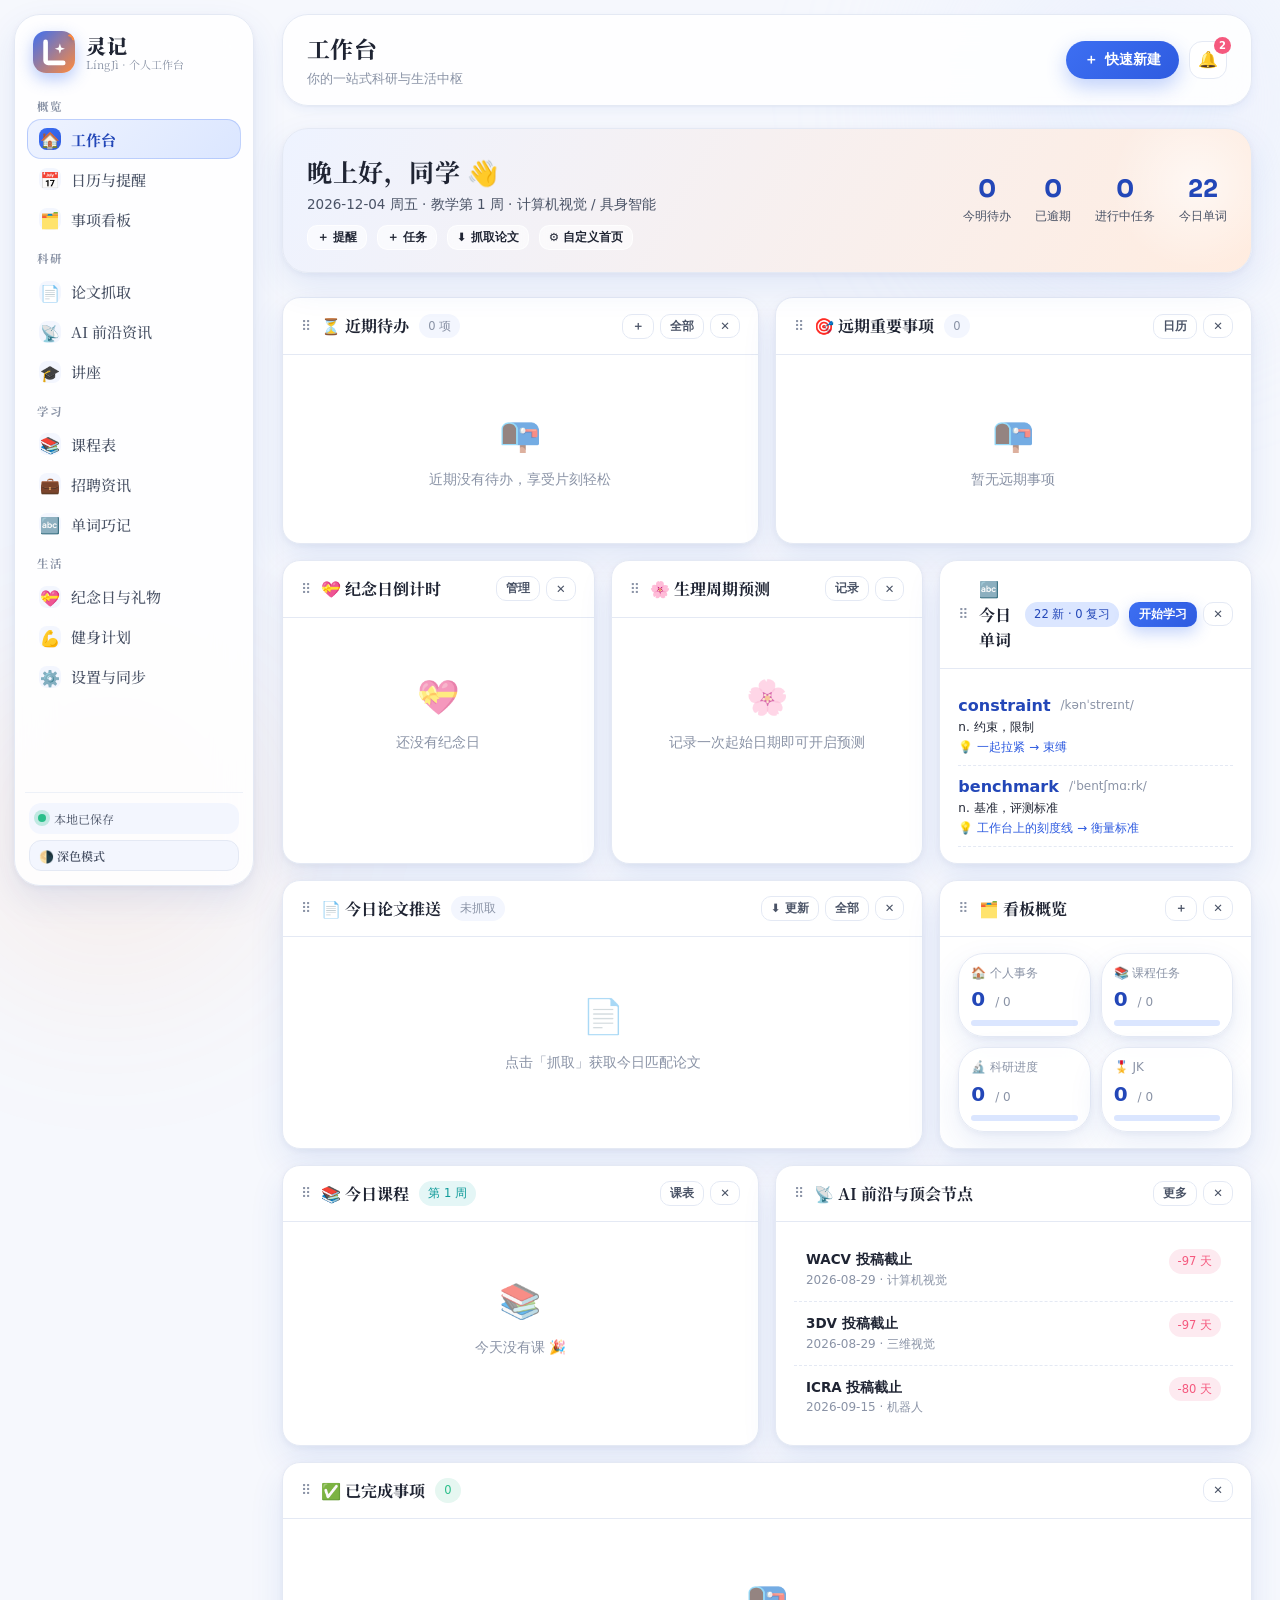
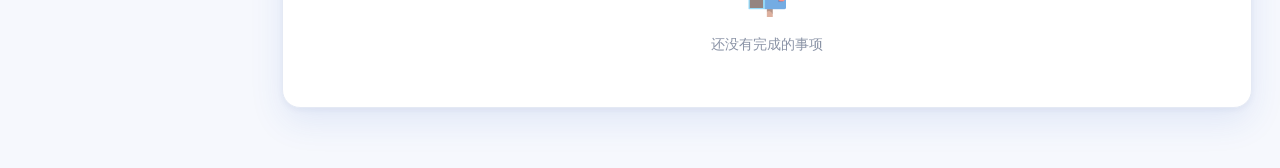
<file: index.html>
<!DOCTYPE html>
<html lang="zh-CN">
<head>
<meta charset="UTF-8">
<meta name="viewport" content="width=device-width, initial-scale=1.0, viewport-fit=cover">
<meta name="theme-color" content="#3D6FF2">
<meta name="mobile-web-app-capable" content="yes">
<meta name="apple-mobile-web-app-capable" content="yes">
<meta name="apple-mobile-web-app-status-bar-style" content="black-translucent">
<meta name="apple-mobile-web-app-title" content="灵记">
<link rel="manifest" href="manifest.webmanifest">
<link rel="apple-touch-icon" href="assets/apple-touch-icon.png">
<link rel="preconnect" href="https://fonts.googleapis.com">
<link rel="preconnect" href="https://fonts.gstatic.com" crossorigin>
<link href="https://fonts.googleapis.com/css2?family=Sora:wght@500;600;700&family=Noto+Serif+SC:wght@600;700;900&display=swap" rel="stylesheet">
<title>灵记 · 个人工作台</title>
<link rel="stylesheet" href="assets/css/app.css?v=35">
<link rel="icon" href="assets/icon.svg">
</head>
<body>
<div id="app">
  <!-- 侧边栏 -->
  <aside class="sidebar" id="sidebar">
    <div class="brand">
      <div class="brand-logo">
        <svg viewBox="0 0 100 100" width="42" height="42" role="img" aria-label="灵记 Logo">
          <path d="M30 26 V70 a6 6 0 0 0 6 6 H72" fill="none" stroke="#ffffff" stroke-width="11" stroke-linecap="round"/>
          <path d="M64 30 l3 9 9 3 -9 3 -3 9 -3 -9 -9 -3 9 -3 z" fill="#ffffff"/>
        </svg>
      </div>
      <div class="brand-text">
        <strong>灵记</strong>
        <span id="brandSub">LíngJì · 个人工作台</span>
      </div>
      <button class="icon-btn only-mobile" id="closeDrawer" aria-label="关闭">✕</button>
    </div>
    <nav class="nav" id="mainNav"></nav>
    <div class="sidebar-foot">
      <div class="sync-chip" id="syncChip" title="点击立即同步">
        <span class="dot"></span><span id="syncText">本地已保存</span>
      </div>
      <button class="ghost-btn" id="themeToggle">🌗 深色模式</button>
    </div>
  </aside>
  <div class="drawer-mask" id="drawerMask"></div>

  <!-- 主区域 -->
  <div class="main">
    <header class="topbar">
      <button class="icon-btn only-mobile" id="openDrawer" aria-label="菜单">☰</button>
      <div class="topbar-title">
        <h1 id="pageTitle">工作台</h1>
        <p id="pageSub"></p>
      </div>
      <div class="topbar-actions">
        <div class="quick-add">
          <button class="primary-btn" id="quickAddBtn">＋<span class="qa-txt"> 快速新建</span></button>
          <div class="quick-menu" id="quickMenu">
            <button data-qa="reminder">🔔 提醒事项</button>
            <button data-qa="task">📋 看板任务</button>
            <button data-qa="anniversary">💝 纪念日</button>
            <button data-qa="course">📚 课程</button>
          </div>
        </div>
        <button class="icon-btn" id="bellBtn" aria-label="通知">🔔<span class="badge" id="bellBadge" hidden></span></button>
      </div>
    </header>
    <main class="view" id="view"></main>
  </div>

  <!-- 移动端底部导航 -->
  <nav class="tabbar" id="tabbar"></nav>

  <!-- 移动端悬浮新建按钮 -->
  <button class="fab" id="fab" aria-label="快速新建">＋</button>
  <div class="fab-sheet" id="fabSheet" hidden>
    <button data-qa="reminder">🔔 提醒</button>
    <button data-qa="task">📋 任务</button>
    <button data-qa="anniversary">💝 纪念日</button>
    <button data-qa="course">📚 课程</button>
  </div>
</div>

<!-- 通知面板 -->
<div class="notif-panel" id="notifPanel" hidden>
  <div class="notif-head"><strong>通知中心</strong><button class="ghost-btn sm" id="clearNotif">全部已读</button></div>
  <div id="notifList" class="notif-list"></div>
</div>

<!-- 模态框 -->
<div class="modal-mask" id="modalMask" hidden>
  <div class="modal" id="modal" role="dialog" aria-modal="true">
    <div class="modal-head"><h3 id="modalTitle">标题</h3><button class="icon-btn" id="modalClose">✕</button></div>
    <div class="modal-body" id="modalBody"></div>
    <div class="modal-foot" id="modalFoot"></div>
  </div>
</div>

<div class="toast-wrap" id="toastWrap"></div>

<script type="module" src="js/app.js"></script>
</body>
</html>
</file>
<file: assets/css/app.css>
/* ============ 灵记 · 晨雾 Aurora 设计系统（蓝橙渐变 · 高级） ============ */
:root{
  /* — 新主色：蓝 + 橙 — */
  --primary:#3D6FF2; --primary-600:#2E5BE0; --primary-700:#2347B8;
  --primary-400:#6fa0ff; --primary-300:#8fb6f5; --primary-200:#bcd6ff;
  --primary-100:#DBE6FF; --primary-050:#EEF3FF;
  --accent:#FF8A3D; --accent-600:#FF6A1A; --accent-050:#FFF1E8; --accent-100:#FFE0CC;

  --ok:#2BBF8A; --ok-bg:#E6F7F1;
  --warn:#F4B63E; --warn-bg:#FFF4DD;
  --danger:#F5597E; --danger-bg:#FDEAF0;
  --purple:#7a5af8; --purple-bg:#f0ecfe;
  --pink:#e0568b; --pink-bg:#fdecf3;
  --teal:#0e9a99; --teal-bg:#e4f6f6;

  --bg:#F6F8FD; --surface:#FFFFFF; --surface-2:#F3F6FE; --glass-rgb:255,255,255; --panel-alpha:.85; --aurora-op:.5; --bg-mask:.74; --bg-mask-dark:.66; --glass:rgba(var(--glass-rgb),var(--panel-alpha));
  --ink:#1F2433; --ink-1:#2c3445; --ink-2:#4A5366; --muted:#8A93A6;
  --line:#E4E9F4; --line-2:#EDF1F8;

  /* 保留旧令牌，兼容日历/课表等各视图 */
  --blue-900:#08203f; --blue-800:#0d47a1; --blue-700:#2347B8; --blue-600:#2E5BE0;
  --blue-500:#3D6FF2; --blue-400:#6fa0ff; --blue-300:#8fb6f5; --blue-200:#bcd6ff;
  --blue-100:#DBE6FF; --blue-050:#EEF3FF;
  --card:#FFFFFF; --card-2:#F3F6FE;

  --r-sm:12px; --r:18px; --r-lg:26px; --r-pill:999px;
  --radius:18px; --radius-sm:12px; --radius-lg:26px;
  --sh-sm:0 1px 2px rgba(20,40,90,.04),0 4px 12px rgba(40,90,200,.06);
  --sh:0 2px 6px rgba(20,40,90,.05),0 14px 34px rgba(40,90,200,.10);
  --sh-lg:0 8px 20px rgba(20,40,90,.08),0 28px 60px rgba(40,90,200,.18);
  --shadow:var(--sh); --shadow-lg:var(--sh-lg);
  --sidebar-w:240px;

  --spring:cubic-bezier(.34,1.56,.64,1);
  --out:cubic-bezier(.22,1,.36,1);
  --font:"PingFang SC","Microsoft YaHei","Helvetica Neue",Inter,system-ui,-apple-system,sans-serif;
  --display:"Noto Serif SC","Songti SC",serif;
  --num:"Sora","PingFang SC",sans-serif;
}
html[data-theme="dark"]{
  --bg:#0E1320; --surface:#161D2E; --surface-2:#1A2236; --glass-rgb:22,29,46; --panel-alpha:.82; --aurora-op:.5; --bg-mask:.74; --bg-mask-dark:.66; --glass:rgba(var(--glass-rgb),var(--panel-alpha));
  --ink:#EEF2FB; --ink-1:#cdd6ea; --ink-2:#B9C2D6; --muted:#7E8AA6;
  --line:#26304A; --line-2:#2C3852;
  --primary:#5B8BFF; --primary-050:#1A2238; --primary-100:#223052; --primary-200:#3a4a6e; --primary-300:#7fa8ff; --primary-400:#6f9dff; --primary-700:#9db8ff;
  --accent:#FF9A52; --accent-050:#2A1E12; --accent-100:#33240F;
  --blue-100:#172b48; --blue-050:#132038; --blue-300:#5f9de0; --blue-200:#2a3a5a; --blue-700:#7aa0ff;
  --ok-bg:#102b22; --warn-bg:#2e2413; --danger-bg:#2e1719; --purple-bg:#211c3c; --pink-bg:#2c1723; --teal-bg:#0f2a2a;
  --card:#161D2E; --card-2:#1A2236;
  --sh-sm:0 1px 2px rgba(0,0,0,.35),0 4px 12px rgba(0,0,0,.3);
  --sh:0 2px 6px rgba(0,0,0,.4),0 14px 34px rgba(0,0,0,.5);
  --sh-lg:0 8px 20px rgba(0,0,0,.5),0 28px 60px rgba(0,0,0,.6);
}
*{box-sizing:border-box;margin:0;padding:0;-webkit-tap-highlight-color:transparent}
html,body{height:100%}
body{font-family:var(--font);background:var(--bg);color:var(--ink);font-size:14px;line-height:1.6;-webkit-font-smoothing:antialiased;position:relative;overflow-x:hidden}
button,input,select,textarea{font-family:inherit;font-size:inherit;color:inherit}
a{color:var(--primary-700);text-decoration:none}
[hidden]{display:none!important}
::-webkit-scrollbar{width:8px;height:8px}
::-webkit-scrollbar-thumb{background:var(--line);border-radius:8px}
::-webkit-scrollbar-thumb:hover{background:var(--primary-300)}

/* 极淡蓝橙极光背景 */
body::before,body::after{content:"";position:fixed;border-radius:50%;filter:blur(80px);opacity:var(--aurora-op);z-index:0;pointer-events:none}
body::before{width:520px;height:520px;background:radial-gradient(circle,var(--primary-100),transparent 70%);top:-160px;right:-120px;animation:auroraA 18s ease-in-out infinite}
body::after{width:460px;height:460px;background:radial-gradient(circle,color-mix(in srgb,var(--accent) 28%,transparent),transparent 70%);bottom:-160px;left:-120px;animation:auroraB 22s ease-in-out infinite}
body.has-bg::before{display:none}
@keyframes auroraA{50%{transform:translate(-30px,40px) scale(1.05)}}
@keyframes auroraB{50%{transform:translate(40px,-30px) scale(1.08)}}
#app{display:flex;min-height:100vh;position:relative;z-index:1}

#app{display:flex;min-height:100vh}

/* ---------- 侧边栏 · 悬浮玻璃 ---------- */
.sidebar{width:var(--sidebar-w);flex:0 0 var(--sidebar-w);margin:14px 0 14px 14px;background:var(--glass);backdrop-filter:blur(18px);-webkit-backdrop-filter:blur(18px);border:1px solid var(--line);border-radius:var(--r-lg);box-shadow:var(--sh);display:flex;flex-direction:column;position:sticky;top:14px;height:calc(100vh - 28px);z-index:60;padding:12px 10px;font-family:var(--display)}
.brand{display:flex;align-items:center;gap:11px;padding:4px 8px 12px;position:relative}
.brand-logo{width:42px;height:42px;border-radius:13px;background:linear-gradient(135deg,var(--primary),var(--accent));display:grid;place-items:center;box-shadow:0 6px 16px rgba(61,111,242,.38);position:relative;flex:0 0 auto;overflow:hidden}
.brand-logo::after{content:"✦";position:absolute;top:-4px;right:-4px;font-size:11px;color:var(--accent);filter:drop-shadow(0 1px 2px rgba(0,0,0,.15))}
.brand-text{display:flex;flex-direction:column;line-height:1.25}
.brand-text strong{font-family:var(--display);font-size:20px;letter-spacing:.5px;font-weight:900;color:var(--ink)}
.brand-text span{font-size:11px;color:var(--muted)}
.nav{flex:1;overflow-y:auto;padding:2px 2px}
.nav::-webkit-scrollbar-thumb{background:var(--line)}
.nav-group{font-size:11.5px;color:var(--muted);padding:10px 10px 4px;letter-spacing:1px;font-weight:700}
.nav-item{display:flex;align-items:center;gap:10px;padding:8px 11px;border-radius:14px;color:var(--ink-2);cursor:pointer;font-size:15px;font-weight:500;border:1.5px solid transparent;background:none;width:100%;text-align:left;transition:all .2s var(--out);position:relative}
.nav-item:hover{background:var(--surface);transform:translateX(2px);color:var(--ink)}
.nav-item.active{background:linear-gradient(135deg,var(--primary-050),var(--primary-100));color:var(--primary-700);border-color:color-mix(in srgb,var(--primary) 25%,transparent);font-weight:700}
.nav-item.active .ico{background:linear-gradient(135deg,var(--primary),var(--primary-600));color:#fff}
.nav-item .ico{width:22px;height:22px;display:grid;place-items:center;font-size:16px;border-radius:8px;background:var(--surface-2);transition:all .2s var(--out);flex:0 0 auto}
.nav-item .cnt{margin-left:auto;background:var(--surface-2);border-radius:20px;padding:1px 8px;font-size:11px;font-weight:700;color:var(--muted)}
.nav-item.active .cnt{background:var(--primary);color:#fff}
.sidebar-foot{padding:10px 4px 2px;border-top:1px solid var(--line-2);display:flex;flex-direction:column;gap:6px}
.sync-chip{display:flex;align-items:center;gap:8px;font-size:12px;color:var(--ink-2);cursor:pointer;padding:6px 9px;border-radius:12px;background:var(--surface-2);transition:.2s var(--out)}
.sync-chip:hover{background:var(--surface)}
.sync-chip .dot{width:8px;height:8px;border-radius:50%;background:var(--ok);box-shadow:0 0 0 4px color-mix(in srgb,var(--ok) 25%,transparent);animation:pulse 2s infinite}
.sync-chip.off .dot{background:var(--warn);box-shadow:0 0 0 4px color-mix(in srgb,var(--warn) 25%,transparent)}
.sync-chip.err .dot{background:var(--danger);box-shadow:0 0 0 4px color-mix(in srgb,var(--danger) 25%,transparent)}
@keyframes pulse{50%{box-shadow:0 0 0 7px color-mix(in srgb,var(--ok) 0%,transparent)}}
.ghost-btn{background:var(--surface-2);border:1.5px solid var(--line);color:var(--ink-2);padding:6px 9px;border-radius:12px;cursor:pointer;font-size:12px;font-weight:600;transition:.2s var(--out);text-align:left}
.ghost-btn:hover{background:var(--surface);border-color:var(--primary-100);color:var(--primary-700)}
.drawer-mask{display:none}

/* ---------- 主区 ---------- */
.main{flex:1;min-width:0;display:flex;flex-direction:column;padding-bottom:20px}
.topbar{position:relative;z-index:60;display:flex;align-items:center;gap:14px;padding:16px 24px;margin:14px 28px 0;background:var(--glass);backdrop-filter:blur(18px);-webkit-backdrop-filter:blur(18px);border:1px solid var(--line);border-radius:var(--r-lg);box-shadow:var(--sh-sm)}
.topbar-title h1{font-family:var(--display);font-size:23px;font-weight:700;letter-spacing:.4px;color:var(--ink)}
.topbar-title p{font-size:12.5px;color:var(--muted);margin-top:1px}
.topbar-actions{margin-left:auto;display:flex;align-items:center;gap:10px}
.icon-btn{width:38px;height:38px;border-radius:13px;border:1.5px solid var(--line);background:var(--surface);cursor:pointer;display:grid;place-items:center;position:relative;font-size:16px;color:var(--ink-2);transition:.2s var(--spring)}
.icon-btn:hover{border-color:var(--primary-100);color:var(--primary);transform:translateY(-2px) rotate(-6deg)}
.icon-btn:active{transform:scale(.94)}
.icon-btn .badge{position:absolute;top:-5px;right:-5px;min-width:17px;height:17px;padding:0 4px;border-radius:9px;background:var(--danger);color:#fff;font-size:10px;display:grid;place-items:center;font-weight:800}
.primary-btn{background:linear-gradient(135deg,var(--primary),var(--primary-600));color:#fff;border:0;padding:10px 18px;border-radius:var(--r-pill);cursor:pointer;font-weight:700;font-size:13.5px;box-shadow:0 8px 20px rgba(61,111,242,.32);transition:.25s var(--spring);display:inline-flex;align-items:center;gap:7px}
.primary-btn:hover{transform:translateY(-2px);box-shadow:0 12px 26px rgba(61,111,242,.42)}
.primary-btn:active{transform:scale(.95)}
.quick-add{position:relative}
.quick-menu{position:absolute;right:0;top:calc(100% + 10px);background:rgba(var(--glass-rgb),.97);backdrop-filter:blur(8px);-webkit-backdrop-filter:blur(8px);border:1px solid var(--line);border-radius:var(--r);box-shadow:var(--sh-lg);padding:8px;min-width:182px;display:none;flex-direction:column;gap:3px;z-index:50;animation:pop .25s var(--spring)}
.quick-menu.open{display:flex}
.quick-menu button{display:flex;align-items:center;gap:10px;width:100%;text-align:left;background:none;border:0;padding:10px 12px;border-radius:12px;cursor:pointer;font-size:13.5px;color:var(--ink-2);transition:.15s}
.quick-menu button:hover{background:var(--primary-050);color:var(--primary-700)}
@keyframes pop{from{opacity:0;transform:translateY(-8px) scale(.96)}to{opacity:1;transform:none}}
.view{padding:22px 28px 40px;flex:1}

/* ---------- 通用组件 ---------- */
.card{background:rgba(var(--glass-rgb),var(--panel-alpha));backdrop-filter:blur(10px);-webkit-backdrop-filter:blur(10px);border:1px solid var(--line);border-radius:var(--r-lg);box-shadow:var(--sh);padding:18px;transition:transform .25s var(--out),box-shadow .25s var(--out)}
.card.lift{transition:transform .3s var(--spring),box-shadow .3s var(--out)}
.card.lift:hover{transform:translateY(-5px);box-shadow:var(--sh-lg)}
.card-head{display:flex;align-items:center;gap:10px;padding:15px 18px;border-bottom:1px solid var(--line)}
.card-head h3{font-family:var(--display);font-size:16px;font-weight:700;display:flex;align-items:center;gap:7px}
.card-head .actions{margin-left:auto;display:flex;gap:6px;align-items:center}
.card-body{padding:16px 18px}
.grid{display:grid;gap:16px}
.sec-title{font-family:var(--display);font-size:19px;font-weight:700;margin:6px 0 14px;display:flex;align-items:center;gap:8px;color:var(--ink)}
.sec-title .more{margin-left:auto;font-family:var(--font);font-size:12.5px;color:var(--primary);font-weight:600;cursor:pointer}
.muted{color:var(--muted)}
.small{font-size:12px}
.row{display:flex;gap:10px;align-items:center;flex-wrap:wrap}
.spacer{flex:1}
.empty{text-align:center;color:var(--muted);padding:36px 14px;font-size:13.5px}
.empty .big{font-size:34px;display:block;margin-bottom:8px;opacity:.6}

.btn{background:var(--surface);border:1.5px solid var(--line);padding:8px 13px;border-radius:13px;cursor:pointer;font-size:12.5px;font-weight:600;color:var(--ink-2);white-space:nowrap;transition:transform .12s ease,box-shadow .15s ease,background .15s ease,border-color .15s ease,color .15s ease}
.btn:hover{border-color:var(--primary-100);color:var(--primary-700);background:var(--primary-050);transform:translateY(-2px)}
.btn:active{transform:scale(.95)}
.btn.sm{padding:4px 9px;font-size:11.5px;border-radius:10px}
.btn.solid{background:linear-gradient(135deg,var(--primary),var(--primary-600));color:#fff;border-color:transparent;box-shadow:0 6px 16px rgba(61,111,242,.3)}
.btn.solid:hover{color:#fff;box-shadow:0 10px 22px rgba(61,111,242,.42);transform:translateY(-2px)}
.btn.danger{color:var(--danger)}
.btn.danger:hover{background:var(--danger-bg);border-color:var(--danger);color:var(--danger)}
.btn:disabled{opacity:.5;cursor:not-allowed;transform:none}
.ghost-btn.sm{background:none;color:var(--primary-700);border:1px solid var(--line);padding:4px 9px;font-size:12px}

.seg{display:inline-flex;background:var(--primary-050);border:1px solid var(--line);border-radius:12px;padding:3px;gap:2px}
.seg button{border:0;background:none;padding:5px 12px;border-radius:9px;cursor:pointer;font-size:12.5px;color:var(--muted)}
.seg button.active{background:var(--surface);color:var(--primary-700);font-weight:600;box-shadow:0 1px 4px rgba(40,90,200,.12)}

.chip{display:inline-flex;align-items:center;gap:5px;padding:3px 9px;border-radius:20px;font-size:11.5px;background:var(--primary-100);color:var(--primary-700);white-space:nowrap}
.chip.ok{background:var(--ok-bg);color:var(--ok)} .chip.warn{background:var(--warn-bg);color:var(--warn)}
.chip.danger{background:var(--danger-bg);color:var(--danger)} .chip.purple{background:var(--purple-bg);color:var(--purple)}
.chip.pink{background:var(--pink-bg);color:var(--pink)} .chip.teal{background:var(--teal-bg);color:var(--teal)}
.chip.gray{background:var(--surface-2);color:var(--muted)}
.chip.blue{background:var(--primary-100);color:var(--primary-700)}
.chip.orange{background:var(--warn-bg);color:var(--warn)}
.chip.sel{cursor:pointer;border:1px solid transparent}
.chip.sel.on{outline:2px solid var(--primary-400);outline-offset:1px}

/* ---------- 标签点选组件 ---------- */
.tagpick{border:1px solid var(--line);border-radius:12px;padding:12px;background:var(--surface);display:flex;flex-direction:column;gap:10px}
.tp-block{display:flex;flex-direction:column;gap:7px;min-width:0}
.tp-h{font-size:11.5px;font-weight:700;color:var(--muted);letter-spacing:.4px}
.tp-selected{display:flex;flex-wrap:wrap;gap:7px;min-height:38px;padding:10px;background:var(--primary-050);border:1px solid transparent;border-radius:9px;align-content:flex-start;overflow:visible}
.tp-suggest{display:flex;flex-wrap:wrap;gap:7px;padding:10px;background:var(--surface-2);border:1px solid var(--line-2);border-radius:9px;max-height:200px;overflow:auto;min-width:0}
.tp-suggest::-webkit-scrollbar{width:8px}
.tp-suggest::-webkit-scrollbar-thumb{background:var(--line);border-radius:8px}
.tp-chip{display:inline-flex;align-items:center;gap:5px;padding:6px 12px 6px 10px;border-radius:18px;font-size:12.5px;cursor:pointer;user-select:none;background:var(--tp-bg,var(--primary-050));color:var(--tp-fg,var(--primary-700));border:1px solid transparent;white-space:nowrap;flex:0 0 auto;transition:transform .14s var(--out),background .14s,border-color .14s,box-shadow .14s,filter .14s}
.tp-chip .tp-ico{font-size:13px;line-height:1;filter:grayscale(22%);transition:filter .14s}
.tp-chip:hover{border-color:var(--tp-fg,var(--primary-400));transform:translateY(-1px);box-shadow:0 2px 5px rgba(0,0,0,.06)}
.tp-chip:active{transform:scale(.96)}
.tp-chip.sug{background:var(--tp-bg,var(--surface));color:var(--tp-fg,var(--ink-2))}
.tp-chip.sug.active{background:var(--primary-100);color:var(--primary-700);border-color:var(--primary-400);transform:scale(.97);box-shadow:0 2px 6px rgba(61,111,242,.18)}
.tp-chip.sug.active .tp-ico,.tp-chip.sel .tp-ico{filter:none}
.tp-chip.sel{background:var(--primary-100);color:var(--primary-700);border-color:var(--primary-400)}
.tp-chip.sel:hover{border-color:var(--primary)}
.tp-chip.sel .tp-x{display:inline-flex;align-items:center;justify-content:center;flex:0 0 auto;background:var(--primary-400);border:none;color:#fff;width:18px;height:18px;border-radius:50%;font-size:12px;line-height:1;cursor:pointer;padding:0;margin-left:3px}
.tp-chip.c-rose{--tp-bg:#fff1f2;--tp-fg:#be123c}
.tp-chip.c-pink{--tp-bg:#fdf2f8;--tp-fg:#be185d}
.tp-chip.c-fuchsia{--tp-bg:#fdf4ff;--tp-fg:#a21caf}
.tp-chip.c-purple{--tp-bg:#faf5ff;--tp-fg:#7e22ce}
.tp-chip.c-violet{--tp-bg:#f5f3ff;--tp-fg:#6d28d9}
.tp-chip.c-indigo{--tp-bg:#eef2ff;--tp-fg:#3730a3}
.tp-chip.c-blue{--tp-bg:#eff6ff;--tp-fg:#1d4ed8}
.tp-chip.c-sky{--tp-bg:#f0f9ff;--tp-fg:#0369a1}
.tp-chip.c-teal{--tp-bg:#f0fdfa;--tp-fg:#0f766e}
.tp-chip.c-emerald{--tp-bg:#ecfdf5;--tp-fg:#047857}
.tp-chip.c-green{--tp-bg:#f0fdf4;--tp-fg:#15803d}
.tp-chip.c-lime{--tp-bg:#f7fee7;--tp-fg:#3f6212}
.tp-chip.c-yellow{--tp-bg:#fefce8;--tp-fg:#a16207}
.tp-chip.c-amber{--tp-bg:#fffbeb;--tp-fg:#b45309}
.tp-chip.c-orange{--tp-bg:#fff7ed;--tp-fg:#c2410c}
.tp-chip.c-red{--tp-bg:#fef2f2;--tp-fg:#b91c1c}
.tp-chip.c-stone{--tp-bg:#fafaf9;--tp-fg:#57534e}
.tp-chip.c-slate{--tp-bg:#f8fafc;--tp-fg:#475569}
.tp-chip.c-zinc{--tp-bg:#fafafa;--tp-fg:#52525b}
.tp-chip.c-gray{--tp-bg:#f9fafb;--tp-fg:#374151}
.tp-add{display:flex;gap:7px;min-width:0}
.tp-add input{flex:1;min-width:0;padding:8px 11px;border:1px solid var(--line);border-radius:9px;background:var(--surface);font-size:13px;color:var(--ink);transition:.15s}
.tp-add input:focus{border-color:var(--primary-400);box-shadow:0 0 0 3px rgba(61,111,242,.15);outline:none}
.tp-addbtn{background:var(--primary);color:#fff;border:none;border-radius:9px;padding:0 16px;cursor:pointer;font-size:13.5px;font-weight:600;white-space:nowrap;transition:.15s}
.tp-addbtn:hover{filter:brightness(1.06)}

label.fld{display:flex;flex-direction:column;gap:5px;font-size:12.5px;color:var(--ink-2);font-weight:500}
input[type=text],input[type=number],input[type=date],input[type=time],input[type=datetime-local],input[type=url],select,textarea{
  background:var(--card-2);border:1px solid var(--line);border-radius:9px;padding:8px 10px;outline:none;width:100%;font-size:13px;transition:.15s}
input:focus,select:focus,textarea:focus{border-color:var(--primary-400);box-shadow:0 0 0 3px rgba(61,111,242,.15);background:var(--surface)}
textarea{resize:vertical;min-height:72px}
input[type=checkbox],input[type=radio]{accent-color:var(--primary);width:15px;height:15px}
.form-grid{display:grid;grid-template-columns:1fr 1fr;gap:12px;align-items:start}
.form-grid .full{grid-column:1/-1}
.fld-section{grid-column:1/-1;margin:10px 0 2px;font-size:13px;font-weight:700;color:var(--ink);letter-spacing:.3px}

.progress{height:6px;background:var(--primary-100);border-radius:6px;overflow:hidden}
.progress > i{display:block;height:100%;background:linear-gradient(90deg,var(--primary),var(--accent));border-radius:6px;transition:width .5s}

.list-item{display:flex;gap:11px;align-items:flex-start;padding:11px 12px;border-bottom:1px dashed var(--line)}
.list-item:last-child{border-bottom:0}
.list-item .t{font-weight:600;font-size:13.5px}
.list-item .s{font-size:12px;color:var(--muted)}
.done .t{text-decoration:line-through;color:var(--muted)}

/* 模态 */
.modal-mask{position:fixed;inset:0;background:rgba(13,28,60,.42);backdrop-filter:blur(4px);-webkit-backdrop-filter:blur(4px);z-index:200;display:grid;place-items:center;padding:16px;animation:fade .18s}
@keyframes fade{from{opacity:0}}
.modal{background:rgba(var(--glass-rgb),var(--panel-alpha));backdrop-filter:blur(12px);-webkit-backdrop-filter:blur(12px);border-radius:var(--r-lg);width:min(620px,100%);max-height:88vh;display:flex;flex-direction:column;overflow:hidden;box-shadow:var(--sh-lg);animation:pop .26s var(--spring)}
@keyframes pop{from{transform:translateY(14px) scale(.98);opacity:0}}
.modal.wide{width:min(880px,100%)}
.modal-head{display:flex;align-items:center;padding:16px 18px;border-bottom:1px solid var(--line)}
.modal-head h3{font-family:var(--display);font-size:17px;font-weight:700;flex:1}
.modal-body{padding:16px 18px;overflow-y:auto}
.modal-foot{padding:12px 18px;border-top:1px solid var(--line);display:flex;gap:9px;justify-content:flex-end}

/* toast */
.toast-wrap{position:fixed;right:24px;bottom:24px;z-index:300;display:flex;flex-direction:column;gap:10px;align-items:flex-end;pointer-events:none}
.toast{background:rgba(var(--glass-rgb),var(--panel-alpha));border:1px solid var(--line);border-left:4px solid var(--primary);border-radius:16px;padding:13px 18px;font-size:13px;box-shadow:var(--sh-lg);animation:toastIn .45s var(--spring);color:var(--ink);max-width:340px}
.toast b{font-weight:700}
.toast.ok{border-left-color:var(--ok)}
.toast.err{border-left-color:var(--danger)}
@keyframes toastIn{from{opacity:0;transform:translateX(40px) scale(.9)}to{opacity:1;transform:none}}

/* 通知面板 */
.notif-panel{position:fixed;top:60px;right:20px;width:330px;max-height:70vh;background:rgba(var(--glass-rgb),var(--panel-alpha));backdrop-filter:blur(12px);-webkit-backdrop-filter:blur(12px);border:1px solid var(--line);border-radius:var(--r-lg);box-shadow:var(--sh-lg);z-index:150;display:flex;flex-direction:column}
.notif-head{display:flex;align-items:center;padding:12px 14px;border-bottom:1px solid var(--line)}
.notif-head strong{flex:1;font-family:var(--display);font-size:15px;font-weight:700}
.notif-list{overflow-y:auto;padding:6px 0}
.notif-item{padding:10px 14px;border-bottom:1px dashed var(--line);font-size:13px}
.notif-item .tm{font-size:11px;color:var(--muted);margin-top:3px}
.notif-item.unread{background:var(--primary-050)}

/* ---------- 首页 ---------- */
.hero{background:linear-gradient(120deg,var(--primary-050),color-mix(in srgb,var(--accent) 16%,var(--surface)));border:1px solid var(--line);border-radius:var(--r-lg);padding:22px 24px;color:var(--ink);display:flex;align-items:center;gap:18px;flex-wrap:wrap;box-shadow:var(--sh);position:relative;overflow:hidden;margin-bottom:24px}
.hero::after{content:"";position:absolute;right:-30px;top:-30px;width:170px;height:170px;border-radius:50%;background:radial-gradient(circle,rgba(255,255,255,.6),transparent 70%);pointer-events:none}
.hero h2{font-family:var(--display);font-size:25px;font-weight:700;letter-spacing:.5px;color:var(--ink)}
.hero p{color:var(--ink-2);font-size:13.5px;margin-top:3px}
.hero-stats{margin-left:auto;display:flex;gap:24px;position:relative;z-index:1}
.hero-stats div{text-align:center}
.hero-stats b{display:block;font-family:var(--num);font-size:24px;line-height:1.2;color:var(--primary-700)}
.hero-stats span{font-size:11.5px;color:var(--ink-2)}
/* hero 内联白色按钮（JS 写死 rgba(255,255,255,.18);color:#fff）覆盖为玻璃质感，避免白字看不见 */
.hero .btn{background:rgba(255,255,255,.6)!important;border:1.5px solid rgba(255,255,255,.7)!important;color:var(--ink)!important;backdrop-filter:blur(4px);-webkit-backdrop-filter:blur(4px)}
.hero .btn:hover{background:#fff!important;color:var(--primary-700)!important;transform:translateY(-2px)}

.dash{display:grid;grid-template-columns:repeat(12,1fr);gap:16px;margin-top:16px}
.widget{grid-column:span 4;background:var(--card);border:1px solid var(--line);border-radius:var(--radius);box-shadow:var(--shadow);display:flex;flex-direction:column;overflow:hidden;transition:box-shadow .2s,transform .2s}
.widget.w6{grid-column:span 6} .widget.w8{grid-column:span 8} .widget.w12{grid-column:span 12}
.widget.dragging{opacity:.45;transform:scale(.99)}
.widget.drop-target{outline:2px dashed var(--blue-400);outline-offset:3px}
.widget .card-head .drag{cursor:grab;color:var(--muted);font-size:14px;user-select:none}
.widget .card-body{overflow-y:auto;max-height:340px;flex:1}
.w-cfg-item{display:flex;align-items:center;gap:10px;padding:8px 10px;border:1px solid var(--line);border-radius:9px;margin-bottom:7px;cursor:grab;background:var(--card-2)}

/* ---------- 日历 ---------- */
.cal-grid{display:grid;grid-template-columns:repeat(7,1fr);gap:1px;background:var(--line);border:1px solid var(--line);border-radius:var(--radius);overflow:hidden}
.cal-head{background:var(--blue-050);padding:8px 0;text-align:center;font-size:12px;color:var(--muted);font-weight:600}
.cal-cell{background:var(--card);min-height:104px;padding:6px 7px;cursor:pointer;transition:.12s;position:relative}
.cal-cell:hover{background:var(--blue-050)}
.cal-cell.out{background:var(--card-2);color:var(--muted);opacity:.6}
.cal-cell.today .dnum{background:var(--blue-600);color:#fff;border-radius:50%;width:22px;height:22px;display:grid;place-items:center}
.cal-cell.sel{box-shadow:inset 0 0 0 2px var(--blue-400)}
/* 事件包裹层：桌面端透明（不影响原有布局），手机端变成圆点行 */
.cal-marks{display:contents}
.dnum{font-size:12.5px;font-weight:600;margin-bottom:4px;display:inline-block}
.cal-ev{font-size:11px;padding:2px 5px;border-radius:5px;margin-bottom:2px;white-space:nowrap;overflow:hidden;text-overflow:ellipsis;background:var(--blue-100);color:var(--blue-700);border-left:3px solid var(--blue-500)}
.cal-ev.sci{background:var(--purple-bg);color:var(--purple);border-color:var(--purple)}
.cal-ev.course{background:var(--teal-bg);color:var(--teal);border-color:var(--teal)}
.cal-ev.life{background:var(--pink-bg);color:var(--pink);border-color:var(--pink)}
.cal-ev.done{opacity:.5;text-decoration:line-through}
.year-grid{display:grid;grid-template-columns:repeat(4,1fr);gap:14px}
.mini-month{background:var(--card);border:1px solid var(--line);border-radius:var(--radius);padding:10px}
.mini-month h4{font-size:13px;text-align:center;margin-bottom:6px;color:var(--blue-700)}
.mini-grid{display:grid;grid-template-columns:repeat(7,1fr);gap:2px;font-size:10.5px;text-align:center}
.mini-grid span{padding:3px 0;border-radius:5px;cursor:pointer}
.mini-grid span.has{background:var(--blue-100);color:var(--blue-700);font-weight:600}
.mini-grid span.today{background:var(--blue-600);color:#fff}
.mini-grid .h{color:var(--muted)}
.day-list .hour-row{display:flex;gap:12px;border-bottom:1px dashed var(--line);padding:7px 0;min-height:42px}
.day-list .hh{width:46px;color:var(--muted);font-size:12px;flex:0 0 46px}
.week-grid{display:grid;grid-template-columns:repeat(7,1fr);gap:10px}
.week-col{background:var(--card);border:1px solid var(--line);border-radius:var(--radius);padding:9px;min-height:190px}
.week-col h5{font-size:12px;text-align:center;padding-bottom:6px;border-bottom:1px solid var(--line);margin-bottom:7px}
.week-col.today h5{color:var(--blue-600)}

/* ---------- 看板 ---------- */
.board{display:grid;grid-template-columns:repeat(4,minmax(230px,1fr));gap:14px;align-items:start}
.board-col{background:var(--card-2);border:1px solid var(--line);border-radius:var(--radius);display:flex;flex-direction:column;min-height:180px}
.board-col.over{outline:2px dashed var(--blue-400);outline-offset:2px}
.board-col-head{display:flex;align-items:center;gap:8px;padding:11px 13px;border-bottom:1px solid var(--line);cursor:grab}
.board-col-head b{font-size:13.5px}
.board-col-body{padding:10px;display:flex;flex-direction:column;gap:9px;min-height:60px}
.task{background:var(--card);border:1px solid var(--line);border-radius:var(--radius-sm);padding:10px 11px;box-shadow:0 1px 3px rgba(16,42,80,.05);cursor:grab;position:relative}
.task.dragging{opacity:.4}
.task.p-high{border-left:3px solid var(--danger)} .task.p-mid{border-left:3px solid var(--warn)} .task.p-low{border-left:3px solid var(--ok)}
.task .tt{font-weight:600;font-size:13px;display:flex;gap:7px;align-items:flex-start}
.task .meta{display:flex;gap:6px;flex-wrap:wrap;margin-top:7px;align-items:center}
.task.finished{opacity:.55}
.task.finished .tt span{text-decoration:line-through}
.task .ops{position:absolute;right:6px;top:6px;display:none;gap:4px}
.task:hover .ops{display:flex}

/* ---------- 课表 ---------- */
.tt-wrap{overflow-x:auto}
table.tt{border-collapse:separate;border-spacing:0;width:100%;min-width:760px;background:var(--card);border:1px solid var(--line);border-radius:var(--radius);overflow:hidden;font-size:13px}
table.tt th,table.tt td{border-bottom:1px solid var(--line);border-right:1px solid var(--line);padding:7px 8px;vertical-align:top}
table.tt th{background:var(--blue-050);font-size:12.5px;padding:10px 8px;color:var(--blue-700);font-weight:600}
table.tt td:first-child,table.tt th:first-child{width:66px;text-align:center;background:var(--card-2);font-size:12px;color:var(--muted)}
.tt-sec{display:flex;flex-direction:column;align-items:center;gap:2px;line-height:1.25}
.tt-sec b{font-size:12.5px;color:var(--ink-1);font-weight:600}
.tt-sec span{font-size:10.5px;color:var(--muted);line-height:1.3}
.tt-course{background:var(--blue-100);border-left:3px solid var(--blue-500);border-radius:7px;padding:7px 9px;font-size:12.5px;margin-bottom:5px;color:var(--blue-800);cursor:pointer;line-height:1.35}
.tt-course.conflict{background:var(--danger-bg);border-color:var(--danger);color:var(--danger)}
.tt-course b{display:block;font-size:13px;margin-bottom:3px;font-weight:600}
.tt-daytabs{display:none}
#wkRange{width:180px}

/* ---------- 论文 ---------- */
.paper{border:1px solid var(--line);border-radius:var(--radius);padding:13px 15px;background:var(--card);margin-bottom:11px;transition:.15s}
.paper:hover{border-color:var(--blue-300);box-shadow:var(--shadow)}
.paper h4{font-size:14.5px;line-height:1.45;margin-bottom:5px}
.paper .au{font-size:12px;color:var(--muted);margin-bottom:7px}
.paper .abs{font-size:12.5px;color:var(--ink-2);max-height:60px;overflow:hidden;position:relative;transition:max-height .3s}
.paper .abs.open{max-height:none}
.paper .ops{display:flex;gap:6px;flex-wrap:wrap;margin-top:9px;align-items:center}
.score{font-weight:700;font-size:12px;padding:2px 8px;border-radius:20px;background:var(--blue-100);color:var(--blue-700)}
.score.hi{background:var(--ok-bg);color:var(--ok)}
.source-tag{font-size:11px;color:var(--muted);border:1px solid var(--line);padding:1px 7px;border-radius:20px}

/* ---------- 单词 ---------- */
.word-card{background:var(--card);border:1px solid var(--line);border-radius:var(--radius);padding:16px 18px;margin-bottom:12px}
.word-card .w{font-size:22px;font-weight:700;color:var(--blue-700);letter-spacing:.5px}
.word-card .ph{color:var(--muted);font-size:13px;margin-left:8px}
.word-card .mean{margin:7px 0;font-size:14px}
.mnemonic{background:var(--blue-050);border-left:3px solid var(--blue-400);padding:8px 11px;border-radius:0 9px 9px 0;font-size:12.5px;margin:8px 0}
.example{font-size:12.5px;color:var(--ink-2);border-left:3px solid var(--line);padding-left:10px;margin-top:6px}

/* ---------- 纪念日 ---------- */
.anni{display:flex;align-items:center;gap:13px;padding:13px 15px;border-radius:var(--radius);background:linear-gradient(135deg,var(--blue-050),var(--card));border:1px solid var(--line);margin-bottom:10px}
.anni .days{text-align:center;min-width:66px}
.anni .days b{font-size:26px;color:var(--blue-600);line-height:1}
.anni .days span{font-size:11px;color:var(--muted);display:block}
.anni.pinned{border-color:var(--blue-300);background:linear-gradient(135deg,var(--blue-100),var(--card))}
.cycle-bar{display:flex;height:26px;border-radius:13px;overflow:hidden;border:1px solid var(--line)}
.cycle-bar i{display:block;height:100%}
.gift{border:1px solid var(--line);border-radius:var(--radius);padding:12px;background:var(--card)}
.gift h5{font-size:13.5px;margin-bottom:4px}
.gift .price{color:var(--blue-600);font-weight:700;font-size:13px}
.gift.bought{opacity:.6}

/* 统计条 */
.stat-row{display:grid;grid-template-columns:repeat(auto-fit,minmax(140px,1fr));gap:12px}
.stat{background:var(--card);border:1px solid var(--line);border-radius:var(--radius);padding:13px 15px}
.stat b{font-size:22px;display:block;color:var(--blue-700)}
.stat span{font-size:12px;color:var(--muted)}

.only-mobile{display:none}
.tabbar{display:none}
.fab{display:none}
.fab-sheet{display:none}

/* ---------- 平板 ---------- */
@media(max-width:1180px){
  .widget{grid-column:span 6}
  .widget.w8{grid-column:span 12} .widget.w4{grid-column:span 6}
  .year-grid{grid-template-columns:repeat(3,1fr)}
  .board{grid-template-columns:repeat(2,1fr)}
}
@media(max-width:1024px){
  :root{--sidebar-w:200px}
  .view{padding:16px}
  .topbar{padding:10px 16px}
  .form-grid{grid-template-columns:1fr 1fr}
}
/* ---------- 手机 ---------- */
@media(max-width:760px){
  .only-mobile{display:grid}
  .sidebar{position:fixed;left:0;top:0;bottom:0;margin:0;transform:translateX(-100%);transition:transform .25s;width:260px;flex-basis:260px;z-index:120}
  .sidebar.open{transform:none;box-shadow:var(--shadow-lg)}
  .drawer-mask{display:block;position:fixed;inset:0;background:rgba(8,24,48,.4);z-index:110;opacity:0;pointer-events:none;transition:.25s}
  .drawer-mask.on{opacity:1;pointer-events:auto}
  /* 抽屉打开时隐藏底部导航与悬浮按钮，避免遮挡抽屉底部（同步状态条等） */
  body.drawer-open .tabbar{display:none}
  body.drawer-open .fab,body.drawer-open .fab-sheet{display:none}
  .sidebar-foot{padding-bottom:calc(14px + env(safe-area-inset-bottom))}
  .view{padding:12px 13px 88px}
  /* 顶栏左右内缩与下方内容对齐（原来 margin 28px 比内容窄 30px） */
  .topbar{padding:9px 12px;gap:9px;margin:12px 13px 0}
  .topbar-title h1{font-size:16px} .topbar-title p{display:none}
  .primary-btn{padding:7px 11px;font-size:12.5px}
  .hero{padding:16px;border-radius:var(--radius)}
  .hero h2{font-size:18px}
  .hero-stats{margin-left:0;width:100%;justify-content:space-between;gap:8px}
  .hero-stats b{font-size:19px}
  .dash{gap:12px}
  .widget,.widget.w6,.widget.w8,.widget.w4{grid-column:span 12}
  .board{grid-template-columns:1fr}
  .form-grid{grid-template-columns:1fr}
  .year-grid{grid-template-columns:repeat(2,1fr)}
  .cal-cell{min-height:64px;padding:4px}
  .cal-ev{font-size:9.5px;padding:1px 3px}
  .week-grid{grid-template-columns:1fr;gap:8px}
  .week-col{min-height:auto}
  .notif-panel{right:8px;left:8px;width:auto;top:56px}
  .modal{max-height:94vh;border-radius:18px}
  /* 手机端弹窗改为底部抽屉，贴合单手操作 */
  .modal-mask{padding:0;place-items:end center;align-items:end;justify-items:center}
  .modal{width:100%;max-height:94vh;border-radius:20px 20px 0 0;margin:0;animation:sheetIn .26s}
  @keyframes sheetIn{from{transform:translateY(100%)}}
  .modal-head{padding:16px 16px;border-bottom:1px solid var(--line)}
  .modal-body{padding:16px;padding-bottom:8px}
  .modal-foot{flex-direction:column;gap:8px;padding:12px 16px calc(12px + env(safe-area-inset-bottom))}
  .modal-foot .btn{width:100%;padding:13px;font-size:15px}
  /* 表单与标签点选加大点按区域 */
  label.fld{font-size:14px;gap:7px}
  input[type=text],input[type=number],input[type=date],input[type=time],input[type=datetime-local],input[type=url],select,textarea{padding:12px 12px;font-size:15px}
  textarea{min-height:96px}
  .btn{padding:11px 14px;font-size:14px}
  .tp-chip{padding:8px 14px;font-size:13.5px;border-radius:20px}
  .tp-chip.sel .tp-x{width:18px;height:18px;font-size:13px;margin-left:3px}
  .tp-add input{padding:11px;font-size:14.5px}
  .tp-addbtn{padding:0 16px;font-size:14.5px}
  .tp-suggest{max-height:150px}
  .tabbar{display:flex;position:fixed;bottom:0;left:0;right:0;background:var(--card);border-top:1px solid var(--line);z-index:70;padding:6px 4px calc(6px + env(safe-area-inset-bottom))}
  .tabbar button{flex:1;background:none;border:0;display:flex;flex-direction:column;align-items:center;gap:2px;font-size:10.5px;color:var(--muted);padding:4px 0;cursor:pointer}
  .tabbar button .ico{font-size:18px}
  .tabbar button.active{color:var(--blue-600);font-weight:600}
  /* 悬浮新建按钮：手机端显示，顶替顶栏的「快速新建」，更像原生 App */
  #quickAddBtn{display:none}
  .fab{display:grid;place-items:center;position:fixed;right:16px;bottom:calc(76px + env(safe-area-inset-bottom));width:54px;height:54px;border-radius:50%;border:0;background:linear-gradient(135deg,var(--blue-600),var(--blue-500));color:#fff;font-size:26px;line-height:1;box-shadow:0 8px 22px rgba(21,101,192,.42);z-index:80;cursor:pointer;-webkit-tap-highlight-color:transparent}
  .fab:active{transform:scale(.94)}
  .fab-sheet{display:flex;flex-direction:column;gap:4px;position:fixed;right:16px;bottom:calc(140px + env(safe-area-inset-bottom));z-index:80;background:var(--card);border:1px solid var(--line);border-radius:16px;padding:6px;box-shadow:var(--shadow-lg);width:152px}
  .fab-sheet button{display:flex;align-items:center;gap:8px;width:100%;text-align:left;background:none;border:0;padding:11px 12px;border-radius:10px;cursor:pointer;font-size:13.5px;color:var(--ink)}
  .fab-sheet button:active{background:var(--blue-050)}
  /* 底部导航：手机上图标 + 常驻小标签（不点选也显示文字），整体压扁 */
  .tabbar{box-shadow:0 -2px 14px rgba(16,42,80,.10);display:flex;justify-content:space-around;gap:0;padding:4px 4px calc(4px + env(safe-area-inset-bottom))}
  .tabbar button{flex:none;width:25%;min-width:0;font-size:9.5px;gap:1px;padding:4px 0;color:var(--muted);background:none;border:0;display:flex;flex-direction:column;align-items:center;cursor:pointer}
  .tabbar button .ico{font-size:19px;line-height:1}
  .tabbar button.active{color:var(--blue-600);font-weight:600}
  .stat b{font-size:19px}
  /* 移动端 toast 抬到底部导航上方，宽度撑满 */
  .toast-wrap{left:16px;right:16px;bottom:calc(86px + env(safe-area-inset-bottom));align-items:stretch}
  .toast{min-width:0}

  /* 课表移动端：单日纵向时间线（替代 7 列挤在一起的横向大表） */
  .tt-wrap{overflow:visible}
  table.tt{display:none}
  .tt-daytabs{display:flex;gap:6px;overflow-x:auto;padding-bottom:8px;margin-bottom:12px;-webkit-overflow-scrolling:touch}
  .tt-daytabs button{flex:0 0 auto;min-width:50px;border:1px solid var(--line);background:var(--card);border-radius:11px;padding:7px 4px;text-align:center;cursor:pointer;color:var(--ink-2);transition:.15s}
  .tt-daytabs button .d{font-weight:700;font-size:13px}
  .tt-daytabs button .dt{font-size:10px;color:var(--muted);margin-top:2px;white-space:nowrap}
  .tt-daytabs button.on{background:var(--blue-600);color:#fff;border-color:var(--blue-600)}
  .tt-daytabs button.on .dt{color:#d7e6fb}
  .tt-day{display:flex;flex-direction:column;gap:10px}
  .tt-course2{background:var(--card);border:1px solid var(--line);border-left:4px solid var(--blue-500);border-radius:12px;padding:11px 13px;box-shadow:0 1px 3px rgba(16,42,80,.05);cursor:pointer}
  .tt-course2 b{font-size:14.5px;display:block}
  .tt-course2 .meta{font-size:12.5px;color:var(--muted);margin-top:5px;line-height:1.5}
  .tt-course2.conflict{border-color:var(--danger);background:var(--danger-bg)}
  /* 周次滑块在手机上撑满一行 */
  #wkRange{width:auto;flex:1;min-width:120px}
  /* 顶部「快速新建」在手机上只保留加号，省空间 */
  #quickAddBtn .qa-txt{display:none}
  #quickAddBtn{padding:7px 13px;font-size:17px;line-height:1}

  /* ============================================================
     手机端专属版式（Round 30）
     目标：任何页面都不出现横向滑动，单列瀑布流，触控友好
     ============================================================ */

  /* 1) 彻底禁止横向滚动 —— 页面级兜底 */
  html,body{overflow-x:hidden}
  #app{max-width:100vw}
  .main{min-width:0;max-width:100vw}
  .view{min-width:0;overflow-x:clip}

  /* 2) 视图内所有「内联多列栅格」一律压成单列。
        各视图用的是 style="grid-template-columns:…"，内联样式必须 !important 才能覆盖。
        弹窗内的栅格不动（「全部功能」九宫格需要保持多列）。 */
  .view .grid[style*="grid-template-columns"]{grid-template-columns:1fr!important}
  .view .grid{gap:12px}
  .grid > *{min-width:0}
  .card > *{min-width:0}
  .row > *{min-width:0;max-width:100%}
  .list-item{flex-wrap:wrap}

  /* 3) 卡片密度收紧，同屏能看到更多内容 */
  .card{padding:14px;border-radius:16px}
  .card-head{padding:12px 14px;gap:8px}
  .card-head h3{font-size:15px}
  .card-head .actions{gap:5px}
  .card-body{padding:13px 14px}
  .sec-title{font-size:17px;margin:4px 0 10px}
  .hero{margin-bottom:16px}

  /* 4) 分段标签条（.seg）：撑满整行、自动折行，不再需要左右滑 */
  .seg{display:flex;flex-wrap:wrap;width:100%;gap:4px;padding:4px;border-radius:14px}
  .seg button{flex:1 1 auto;padding:9px 10px;font-size:12.5px;border-radius:10px;white-space:nowrap}
  .seg button.active{box-shadow:0 1px 5px rgba(40,90,200,.16)}
  /* 工具行整体改为纵向堆叠，避免按钮挤成一坨 */
  .view > .row:first-child{gap:8px}
  .view > .row:first-child .spacer{display:none}
  .view > .row:first-child .primary-btn{flex:1 1 100%;justify-content:center;text-align:center}

  /* 5) 日历：紧凑月历 + 事件圆点（替代会把 7 列撑到 773px 的文字块） */
  .cal-grid{border-radius:14px}
  .cal-head{font-size:10px;padding:6px 0}
  .cal-cell{min-height:52px;min-width:0;padding:4px 1px;overflow:hidden;display:flex;flex-direction:column;align-items:center;text-align:center}
  .cal-cell .dnum{font-size:11.5px;margin-bottom:2px}
  .cal-cell.today .dnum{width:19px;height:19px;font-size:11px}
  .cal-marks{display:flex;flex-wrap:wrap;justify-content:center;align-content:flex-start;gap:2.5px;width:100%;min-width:0}
  .cal-marks .cal-ev{width:5px;height:5px;min-width:5px;flex:0 0 5px;padding:0;margin:0;border-radius:50%;border-left:0;font-size:0;line-height:0;overflow:hidden}
  .cal-marks .cal-ev.done{opacity:.4}
  .cal-marks .small.muted{display:none}
  /* 日历工具栏：改成纵向堆叠，避免一行塞不下 */
  .view-calendar > .row{gap:8px}
  .view-calendar > .row .spacer{display:none}
  .view-calendar > .row > .seg,.view-calendar > .row > #newRem{width:100%}
  .view-calendar > .row > #newRem{justify-content:center;text-align:center}
  .view-calendar > .row > .btn,.view-calendar > .row > #curLabel,.view-calendar > .row > #jumpDate{flex:0 0 auto}
  .view-calendar > .row > #curLabel{font-size:13px;flex:1 1 auto;min-width:0;overflow:hidden;text-overflow:ellipsis;white-space:nowrap}
  .view-calendar > .row > #jumpDate{width:auto!important;flex:1 1 120px;min-width:120px}

  /* 6) 课表：7 个星期标签一次排满，不用横滑 */
  .tt-daytabs{display:grid;grid-template-columns:repeat(7,1fr);gap:4px;overflow:visible;padding-bottom:0}
  .tt-daytabs button{min-width:0;padding:6px 1px;border-radius:10px}
  .tt-daytabs button .d{font-size:12px}
  .tt-daytabs button .dt{font-size:9px;white-space:normal;line-height:1.2}

  /* 7) 表格类内容给出受控横滑（而不是把整页撑宽） */
  .tt-wrap,.table-wrap{max-width:100%;overflow-x:auto;-webkit-overflow-scrolling:touch}

  /* 8) 长文本/链接强制换行，避免单个长 URL 撑破卡片 */
  .list-item .t,.list-item .s,.card-body p,.card-body a{overflow-wrap:anywhere;word-break:break-word}

  /* 9) 输入控件占满宽度（多处内联写死了 width/max-width） */
  .view input[type=text],.view input[type=date],.view input[type=number],
  .view input[type=url],.view select,.view .input{max-width:100%!important}
  .view .row > input,.view .row > select{flex:1 1 140px;min-width:0}

  /* 10) 统计条：手机上两列，数字不至于太小 */
  .stat-row{grid-template-columns:repeat(2,1fr)!important;gap:10px}
  .stat{padding:11px 12px}

  /* 11) 年视图两列即可 */
  .year-grid{grid-template-columns:repeat(2,1fr);gap:10px}
  .mini-grid{font-size:9.5px}
}
/* ---------- 首页背景图片 ---------- */
body.has-bg{background-size:cover;background-position:center;background-repeat:no-repeat;background-attachment:fixed}
body.has-bg::after{content:"";position:fixed;inset:0;z-index:-1;background:rgba(247,249,252,var(--bg-mask))}
html[data-theme="dark"] body.has-bg::after{background:rgba(7,18,38,var(--bg-mask-dark))}
.brand-logo{overflow:hidden;display:grid;place-items:center}

@media(min-width:761px){ .drawer-mask{display:none!important} }
@media print{ .sidebar,.topbar,.tabbar{display:none} }


/* ============ 人物卡片 · 精致字母头像 + 标签芯片云 ============ */
.person-card{position:relative;background:rgba(var(--glass-rgb),var(--panel-alpha));backdrop-filter:blur(10px);-webkit-backdrop-filter:blur(10px);border:1px solid var(--line);border-radius:var(--r-lg);padding:18px;display:flex;flex-direction:column;gap:12px;box-shadow:var(--sh);overflow:hidden;animation:pcPop .42s cubic-bezier(.2,.8,.25,1) both;animation-delay:var(--d,0s);transition:transform .25s var(--out),box-shadow .25s var(--out),border-color .25s var(--out)}
.person-card::before{content:"";position:absolute;inset:0;background:radial-gradient(120% 80% at 50% -10%,rgba(61,111,242,.10),transparent 60%);pointer-events:none}
.person-card:hover{transform:translateY(-5px) rotate(-.3deg);box-shadow:var(--sh-lg);border-color:var(--primary-100)}
.people-grid{display:grid;grid-template-columns:repeat(auto-fill,minmax(260px,1fr));gap:14px}
.pc-top{display:flex;gap:16px;align-items:center}
.pc-avatar-wrap{flex:0 0 auto;display:grid;place-items:center}
/* 精致字母头像：渐变水晶球 + 旋转光环 + 高光扫光 */
.pc-avatar{position:relative;width:84px;height:84px;border-radius:50%;display:grid;place-items:center;overflow:hidden;color:#fff;font-weight:800;font-size:32px;letter-spacing:1px;
  background:conic-gradient(from 150deg,#7c83ff,#3b82f6,#8b5cf6,#6f6bff,#7c83ff);
  box-shadow:0 10px 22px rgba(59,90,200,.30),inset 0 2px 8px rgba(255,255,255,.40),inset 0 -6px 14px rgba(20,30,80,.22)}
.pc-avatar::before{content:"";position:absolute;inset:0;border-radius:50%;background:radial-gradient(120% 95% at 30% 22%,rgba(255,255,255,.50),transparent 55%);pointer-events:none}
.pc-mono-ring{position:absolute;inset:6px;border-radius:50%;border:1.5px solid rgba(255,255,255,.55);mix-blend-mode:overlay;animation:pcRing 14s linear infinite}
.pc-mono-glow{position:absolute;inset:-45%;background:conic-gradient(from 0deg,transparent 0deg,rgba(255,255,255,.40) 38deg,transparent 92deg,transparent 360deg);animation:pcShine 6s linear infinite;opacity:.55}
.pc-mono-letter{position:relative;z-index:2;text-shadow:0 2px 6px rgba(20,30,80,.40)}
.pc-avatar.f{background:conic-gradient(from 150deg,#ff9ec2,#ff5e8f,#c06bff,#ff8fb1,#ff9ec2)}
.pc-avatar.m{background:conic-gradient(from 150deg,#6fb0ff,#3b82f6,#22a3ff,#5b9dff,#6fb0ff)}
.pc-avatar-wrap:hover .pc-avatar{transform:scale(1.05);transition:transform .2s ease}
@keyframes pcRing{to{transform:rotate(360deg)}}
@keyframes pcShine{to{transform:rotate(360deg)}}
.pc-info{flex:1;min-width:0}
.pc-name{font-weight:800;font-size:17px;display:flex;align-items:center;gap:7px;flex-wrap:wrap}
.pc-name .chip{font-weight:600}
.pc-gender{font-size:11.5px;font-weight:700;padding:2px 9px;border-radius:999px;display:inline-flex;align-items:center;gap:3px}
.pc-gender.f{background:#ffe1ee;color:#d6336c;border:1px solid #ffc2dd}
.pc-gender.m{background:var(--primary-050);color:var(--primary-700);border:1px solid var(--primary-100)}
.pc-del{position:absolute;top:10px;right:10px;z-index:5;width:30px;height:30px;border:none;background:rgba(255,255,255,.7);border:1px solid var(--line);border-radius:50%;font-size:14px;line-height:1;cursor:pointer;display:grid;place-items:center;opacity:.65;transition:transform .15s ease,background .15s ease,opacity .15s ease,color .15s ease}
.pc-del:hover{opacity:1;background:var(--danger);color:#fff;border-color:var(--danger);transform:scale(1.08)}
.pc-del:active{transform:scale(.92)}
.pc-meta{margin-top:3px;color:var(--muted);font-size:13px}
.pc-tags{display:grid;grid-template-rows:repeat(5,auto);grid-auto-flow:column;grid-auto-columns:minmax(min-content,1fr);gap:6px;margin-top:9px;overflow-x:auto;padding-bottom:2px}
.pc-tag{display:inline-flex;align-items:center;gap:4px;background:var(--primary-050);border:1px solid var(--primary-100);color:var(--primary-700);font-size:12px;padding:3px 6px 3px 10px;border-radius:999px;white-space:nowrap;animation:pcPop .3s both}
.pc-x{width:16px;height:16px;display:grid;place-items:center;border-radius:50%;background:color-mix(in srgb,var(--primary) 16%,transparent);color:var(--primary-700);font-size:12px;line-height:1;cursor:pointer;transition:transform .15s ease,background .15s ease,color .15s ease}
.pc-x:hover{background:var(--danger);color:#fff;transform:scale(1.15)}
.pc-actions{display:flex;gap:8px;margin-top:2px}
.pc-actions .btn{flex:1;justify-content:center}

@keyframes pcPop{from{opacity:0;transform:translateY(12px) scale(.98)}to{opacity:1;transform:none}}

/* 微交互：按钮按压回弹 + 列表项悬停抬升 */
.btn,.primary-btn,.btn.sm{transition:transform .12s ease,box-shadow .15s ease,background .15s ease}
.btn:active,.primary-btn:active,.btn.sm:active{transform:scale(.96)}
.gift:hover,.list-item:hover{transform:translateY(-2px);box-shadow:var(--shadow)}
.gift,.list-item{transition:transform .15s ease,box-shadow .15s ease}

/* 看板：拖拽态 */
.task.dragging{opacity:.32;box-shadow:0 10px 22px rgba(20,40,90,.22)}
.board-col.over{outline:2px dashed var(--primary-400);outline-offset:-4px;background:var(--primary-050)}

@media (max-width:520px){
  .pc-top{flex-direction:column;text-align:center}
  .pc-avatar-wrap{align-self:center}
  .pc-avatar{width:92px;height:92px;font-size:36px}
  .pc-name{justify-content:center}
  /* 手机上标签改为自动折行：5 行多列在窄屏会变成左右横滑，很难点 */
  .pc-tags{display:flex;flex-wrap:wrap;justify-content:center;overflow:visible;gap:6px}
  .pc-actions{flex-wrap:wrap}
}
</file>
